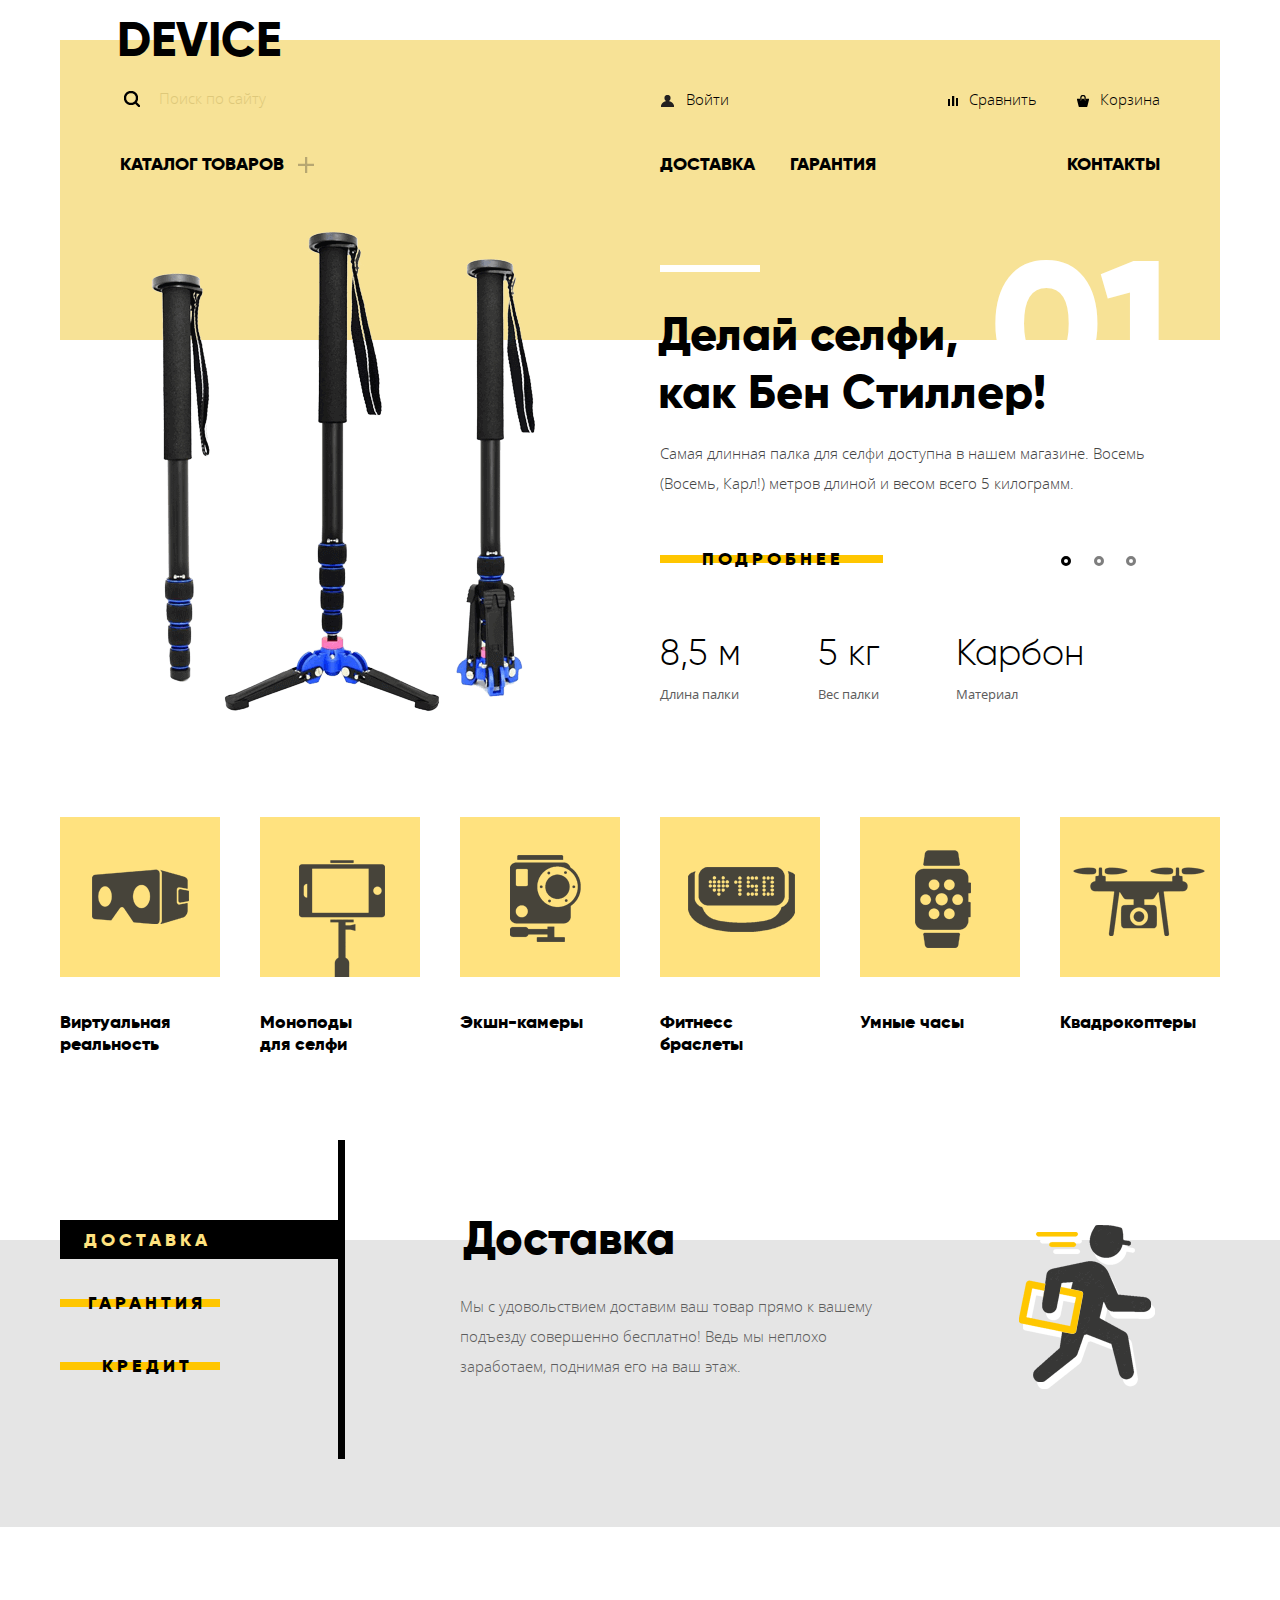
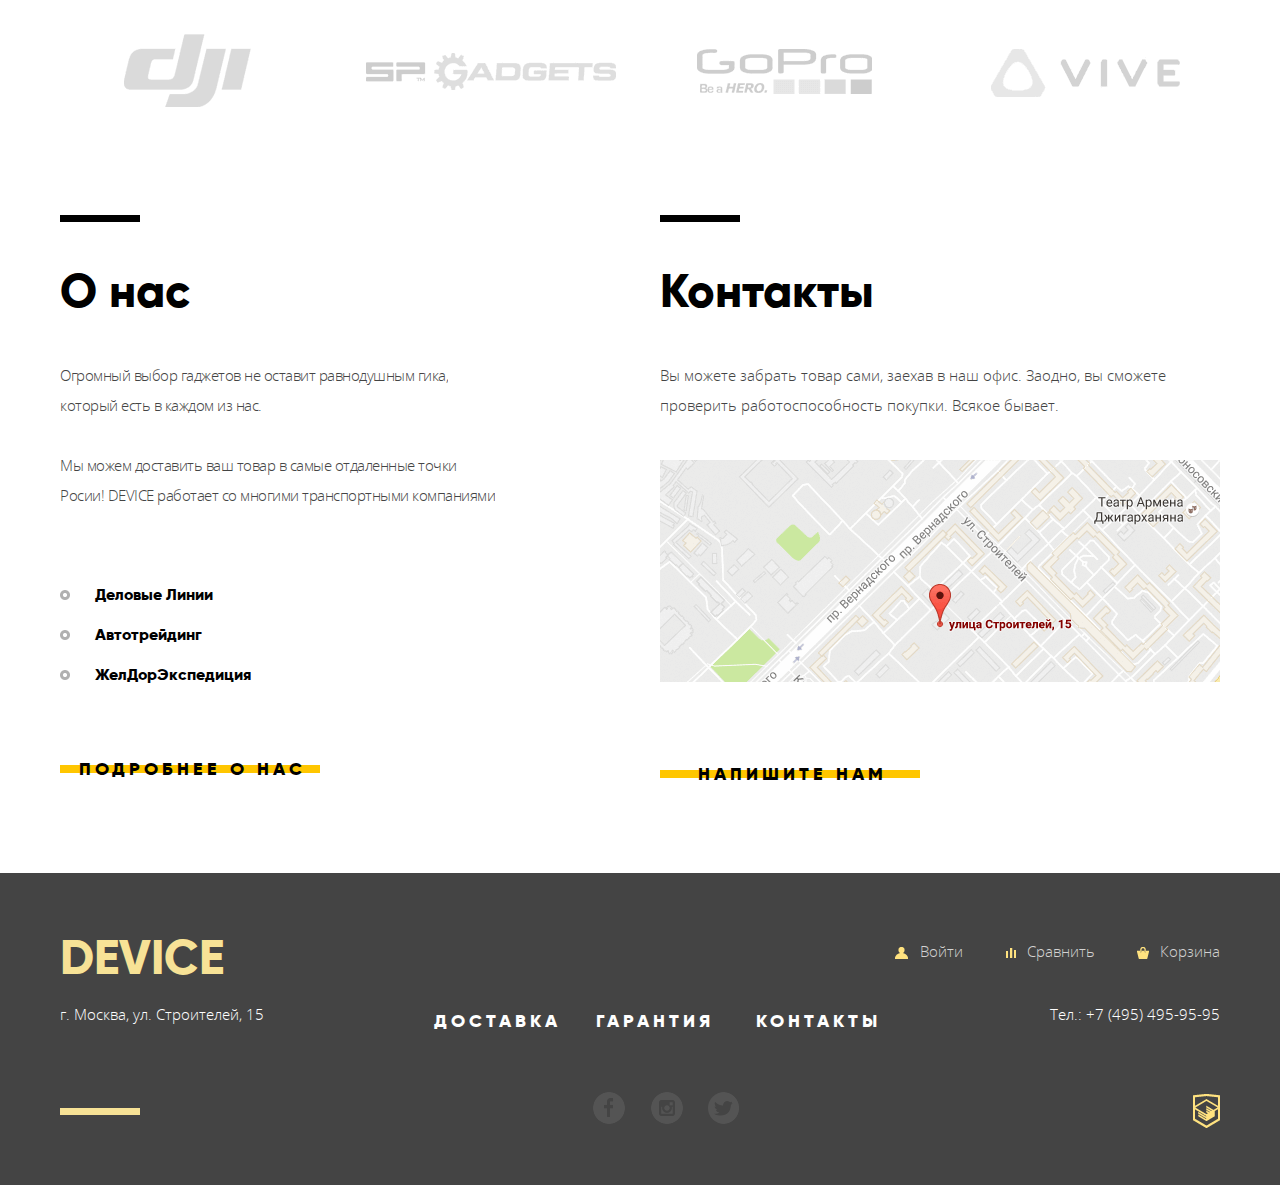
<file: index.html>
<!DOCTYPE html>
<html lang="ru">

<head>
  <meta http-equiv="content-type" content="text/html; charset=utf-8"/>
  <title>HTML Academy: Девайс</title>
  <meta name="keywords" content=""/>
  <meta name="description" content=""/>
  <link rel="stylesheet" type="text/css" href="css/normalize.css"/>
  <link rel="stylesheet" href="css/style.css" type="text/css" media="screen"/>
  <meta name="viewport" content="width=device-width"/>
</head>
<body>
<header class="header">
  <div class="header-wrapper">
    <a class="logo header-logo" href="index.html">Device</a>
    <ul class="header-top-menu">
      <li>
        <form class="header-search-form">
          <input class="header-search-input" type="search" name="search" placeholder="Поиск по сайту">
          <input class="header-search-btn" type="submit" value="Найти">
        </form>
      </li>
      <li>
        <ul class="header-user-menu">
          <li>
            <a class="header-nav-links login" href="login.html">
              <i class="header-nav-icons header-enter-icon"></i>
              Войти
            </a>
          </li>
          <li>
            <a class="header-nav-links" href="#">
              <i class="header-nav-icons header-compare-icon"></i>
              Сравнить
            </a>
          </li>
          <li>
            <a class="header-nav-links" href="#">
              <i class="header-nav-icons header-cart-icon"></i>
              Корзина
            </a>
          </li>
        </ul>
      </li>
    </ul>
    <nav>
      <ul class="header-bottom-menu">
        <li class="catalog-link-block">
          <a class="menu-link catalog-link" href="#">Каталог товаров</a>
          <ul class="header-submenu">
            <li class="col col1">
              <ul>
                <li><a href="#">Виртуальная реальность</a></li>
                <li><a href="catalog.html"><b>Моноподы для селфи</b></a></li>
                <li><a href="#">Экшн-камеры</a></li>
              </ul>
            </li>
            <li class="col col2">
              <ul>
                <li><a href="#">Фитнесс-браслеты</a></li>
                <li><a href="#">Умные часы</a></li>
              </ul>
            </li>
            <li class="col col3">
              <ul>
                <li><a href="#">Квадрокоптеры</a></li>
              </ul>
            </li>
          </ul>
        </li>
        <li><a class="menu-link" href="#">Доставка</a></li>
        <li><a class="menu-link" href="#">Гарантия</a></li>
        <li><a class="menu-link" href="#">Контакты</a></li>
      </ul>
    </nav>
  </div>
</header>
<main>
  <section class="content-index">
    <div class="slider">
      <input type="radio" id="btn-1" class="slider__input" name="toggle" checked>
      <input type="radio" id="btn-2" class="slider__input" name="toggle">
      <input type="radio" id="btn-3" class="slider__input" name="toggle">
      <div class="slider-controls">
        <label for="btn-1" class="slider-switch"></label>
        <label for="btn-2" class="slider-switch"></label>
        <label for="btn-3" class="slider-switch"></label>
      </div>
      <div class="slides">
        <div class="slide slide1">
          <div class="slide-decorations slide-decorations1">01</div>
          <div class="item-img"></div>
          <h2>Делай селфи,<br>
            как Бен Стиллер!</h2>
          <p>Самая длинная палка для селфи доступна в нашем магазине. Восемь (Восемь, Карл!) метров длиной и весом всего
            5 килограмм.</p>
          <a class="yellow-btn" href="#">
            <span>Подробнее</span>
          </a>
          <div class="future-items-parameters">
            <div class="item-parameter param1">
              <span class="value">8,5 м</span>
              <span class="description">Длина палки</span>
            </div>
            <div class="item-parameter param2">
              <span class="value">5 кг</span>
              <span class="description">Вес палки</span>
            </div>
            <div class="item-parameter param3">
              <span class="value">Карбон</span>
              <span class="description">Материал</span>
            </div>
          </div>
        </div>
        <div class="slide slide2">
          <div class="slide-decorations">02</div>
          <div class="item-img"></div>
          <h2>Худеем<br>
            правильно!</h2>
          <p>Мотивирующие фитнесс-браслеты помогут найти в себе силы
            <br> не пропускать занятия и соблюдать диету.</p>
          <a class="yellow-btn" href="#"><span>Подробнее</span></a>
          <div class="future-items-parameters">
            <div class="item-parameter param1">
              <span class="value">48 часов</span>
              <span class="description">Без подзарядки</span>
            </div>
          </div>
        </div>
        <div class="slide slide3">
          <div class="slide-decorations">03</div>
          <div class="item-img"></div>
          <h2>Порхает как бабочка,<br>
            жалит как пчела!</h2>
          <p>Этот обычный, на первый взгляд, квадрокоптер оснащен
            <br> мощным лазером, замаскированным под стандартную камеру.</p>
          <a class="yellow-btn" href="#"><span>Подробнее</span></a>
          <div class="future-items-parameters">
            <div class="item-parameter param1">
              <span class="value">800 м</span>
              <span class="description">Дальность полета</span>
            </div>
            <div class="item-parameter param2">
              <span class="value">50 м</span>
              <span class="description">Радиус поражения</span>
            </div>
          </div>
        </div>
      </div>
    </div>
    <div class="index-catalog-items">
      <ul class="index-catalog-items-list">
        <li class="index-catalog-item">
          <a class="column1" href="#"></a>
          <span>Виртуальная реальность</span>
        </li>
        <li class="index-catalog-item">
          <a class="column2" href="catalog.html"></a>
          <span>Моноподы<br> для селфи</span>
        </li>
        <li class="index-catalog-item">
          <a class="column3" href="#"></a>
          <span>Экшн-камеры</span>
        </li>
        <li class="index-catalog-item">
          <a class="column4" href="#"></a>
          <span>Фитнесс браслеты</span>
        </li>
        <li class="index-catalog-item">
          <a class="column5" href="#"></a>
          <span>Умные часы</span>
        </li>
        <li class="index-catalog-item">
          <a class="column6" href="#"></a>
          <span>Квадрокоптеры</span>
        </li>
      </ul>
    </div>
  </section>
  <section class="service-info">
    <div class="content-index">
      <div class="slider2">
        <input type="radio" id="btn-1-2" name="toggle-2" checked>
        <input type="radio" id="btn-2-2" name="toggle-2">
        <input type="radio" id="btn-3-2" name="toggle-2">
        <div class="slider2-controls">
          <div class="slider2-labels-block">
            <label class="yellow-btn" for="btn-1-2"><span>Доставка</span></label>
            <label class="yellow-btn" for="btn-2-2"><span>Гарантия</span></label>
            <label class="yellow-btn" for="btn-3-2"><span>Кредит</span></label>
          </div>
        </div>
        <div class="slides2">
          <div class="slider2-slide service-info-description delivery-info-description">
            <h2>Доставка</h2>
            <p>Мы с удовольствием доставим ваш товар прямо к вашему
              <br> подъезду совершенно бесплатно! Ведь мы неплохо
              <br> заработаем, поднимая его на ваш этаж.</p>
          </div>
          <div class="slider2-slide service-info-description warranty-info-description">
            <h2>Гарантия</h2>
            <p>Если из-за возгарания купленного у нас товара у вас сгорит
              <br> дом — не переживайте, мы выдадим вам новый.
              <br> Товар, не дом, конечно же.</p>
          </div>
          <div class="slider2-slide service-info-description credit-info-description">
            <h2>Кредит</h2>
            <p>Залезть в долговую яму стало проще! Кредитные
              <br> консультанты подберут для вас наиболее выгодные
              <br> условия кредита. Выгодные для нашего банка, разумеется.</p>
          </div>
        </div>
      </div>
    </div>
  </section>
  <section class="content-index">
    <div class="vendors">
      <ul>
        <li><a class="vendor1" href="#">Dji</a></li>
        <li><a class="vendor2" href="#">Spgadgets</a></li>
        <li><a class="vendor3" href="#">Gopro</a></li>
        <li><a class="vendor4" href="#">Vive</a></li>
      </ul>
    </div>
    <div class="shop-info">
      <div class="shop-about">
        <h2>О нас</h2>
        <p>Огромный выбор гаджетов не оставит равнодушным гика,
          <br> который есть в каждом из нас.</p>
        <p>Мы можем доставить ваш товар в самые отдаленные точки
          <br> Росии! DEVICE работает со многими транспортными компаниями</p>
        <ul class="delivery-partners">
          <li><a href="#">Деловые Линии</a></li>
          <li><a href="#">Автотрейдинг</a></li>
          <li><a href="#">ЖелДорЭкспедиция</a></li>
        </ul>
        <a class="yellow-btn" href="#"><span>Подробнее о нас</span></a>
      </div>
      <div class="shop-contacts">
        <h2>Контакты</h2>
        <p>Вы можете забрать товар сами, заехав в наш офис. Заодно, вы сможете
          <br> проверить работоспособность покупки. Всякое бывает.</p>
        <div class="map">
          <iframe src="https://www.google.com/maps/embed?pb=!1m18!1m12!1m3!1d2249.1125488779976!2d37.52742931592807!3d55.687030980535816!2m3!1f0!2f0!3f0!3m2!1i1024!2i768!4f13.1!3m3!1m2!1s0x46b54cf65f5c8955%3A0x694710ccd55501e!2z0YPQuy4g0KHRgtGA0L7QuNGC0LXQu9C10LksIDE1LCDQnNC-0YHQutCy0LAsINCg0L7RgdGB0LjRjywgMTE5MzEx!5e0!3m2!1sru!2skz!4v1504005884338"
                  width="560" height="222" style="border:0" allowfullscreen>
          </iframe>
        </div>
        <a class="yellow-btn js-write-us" href="form-no-js.html"><span>Напишите нам</span></a>
      </div>
    </div>
  </section>
</main>
<footer>
  <div class="content-index">
    <div class="footer-top-section">
      <a class="logo footer-logo" href="#">Device</a>
      <ul class="footer-user-menu">
        <li>
          <a class="footer-nav-links enter login" href="login.html">
            <div class="footer-nav-icons footer-enter-icon"></div>
            Войти
          </a>
        </li>
        <li>
          <a class="footer-nav-links compare" href="#">
            <div class="footer-nav-icons footer-compare-icon"></div>
            Сравнить
          </a>
        </li>
        <li>
          <a class="footer-nav-links cart" href="#">
            <div class="footer-nav-icons footer-cart-icon"></div>
            Корзина
          </a>
        </li>
      </ul>
    </div>
    <div class="footer-middle-section">
      <a class="address-link" href="https://www.google.ru/maps/dir//%D0%A8%D0%BA%D0%BE%D0%BB%D0%B0+%D0%9E%D0%B1%D1%89%D0%B5%D0%BE%D0%B1%D1%80%D0%B0%D0%B7%D0%BE%D0%B2%D0%B0%D1%82%D0%B5%D0%BB%D1%8C%D0%BD%D0%B0%D1%8F+%E2%84%96+118+,+%D0%93%D0%9E%D0%A3,+%D1%83%D0%BB.+%D0%A1%D1%82%D1%80%D0%BE%D0%B8%D1%82%D0%B5%D0%BB%D0%B5%D0%B9,+15,+%D0%9C%D0%BE%D1%81%D0%BA%D0%B2%D0%B0,+119311/@55.687031,37.5274293,17z/data=!4m15!1m6!3m5!1s0x0:0xbce6da52bb328417!2z0KjQutC-0LvQsCDQntCx0YnQtdC-0LHRgNCw0LfQvtCy0LDRgtC10LvRjNC90LDRjyDihJYgMTE4ICwg0JPQntCj!8m2!3d55.6869115!4d37.5296362!4m7!1m0!1m5!1m1!1s0x46b54cf6f5f5c4ad:0xbce6da52bb328417!2m2!1d37.529636!2d55.6869115?hl=ru">г. Москва, ул. Строителей, 15</a>
      <ul>
        <li><a href="#">Доставка</a></li>
        <li><a href="#">Гарантия</a></li>
        <li><a href="#">Контакты</a></li>
      </ul>
      <a class="phone-link" href="tel:+74954959595">Тел.: +7 (495) 495-95-95</a>
    </div>
    <div class="footer-bottom-section">
      <div class="footer-social">
        <a class="footer-social-btn social-btn-fb" href="https://www.facebook.com/">Фейсбук</a>
        <a class="footer-social-btn social-btn-inst" href="https://www.instagram.com/">Инстаграм</a>
        <a class="footer-social-btn social-btn-tw" href="https://twitter.com/?lang=ru">Твиттер</a>
      </div>
      <a class="htmlacademy-logo" href="https://htmlacademy.ru"></a>
    </div>
  </div>
</footer>

<div class="modal-content">
  <button class="modal-content-close" type="button" title="Закрыть">Закрыть</button>
  <form class="message-form" action="https://echo.htmlacademy.ru" method="post">
    <div class="message-form-block">
      <div class="form-block message-name-block">
        <label for="message-name">Ваше имя:</label>
        <input id="message-name" name="name" placeholder="Представьтесь, пожалуйста" required>
      </div>
      <div class="form-block message-email-block">
        <label for="message-email">Ваш e-mail:</label>
        <input id="message-email" type="email" name="email" placeholder="Для отправки ответа" required>
      </div>
      <div class="form-block message-text-block">
        <label for="message-text">Текст письма:</label>
        <textarea id="message-text" name="text" placeholder="В свободной форме" maxlength="500" required></textarea>
      </div>
    </div>
    <button class="yellow-btn"><span>Отправить</span></button>
  </form>
</div>

<script src="js/script.js"></script>
</body>

</html>
</file>
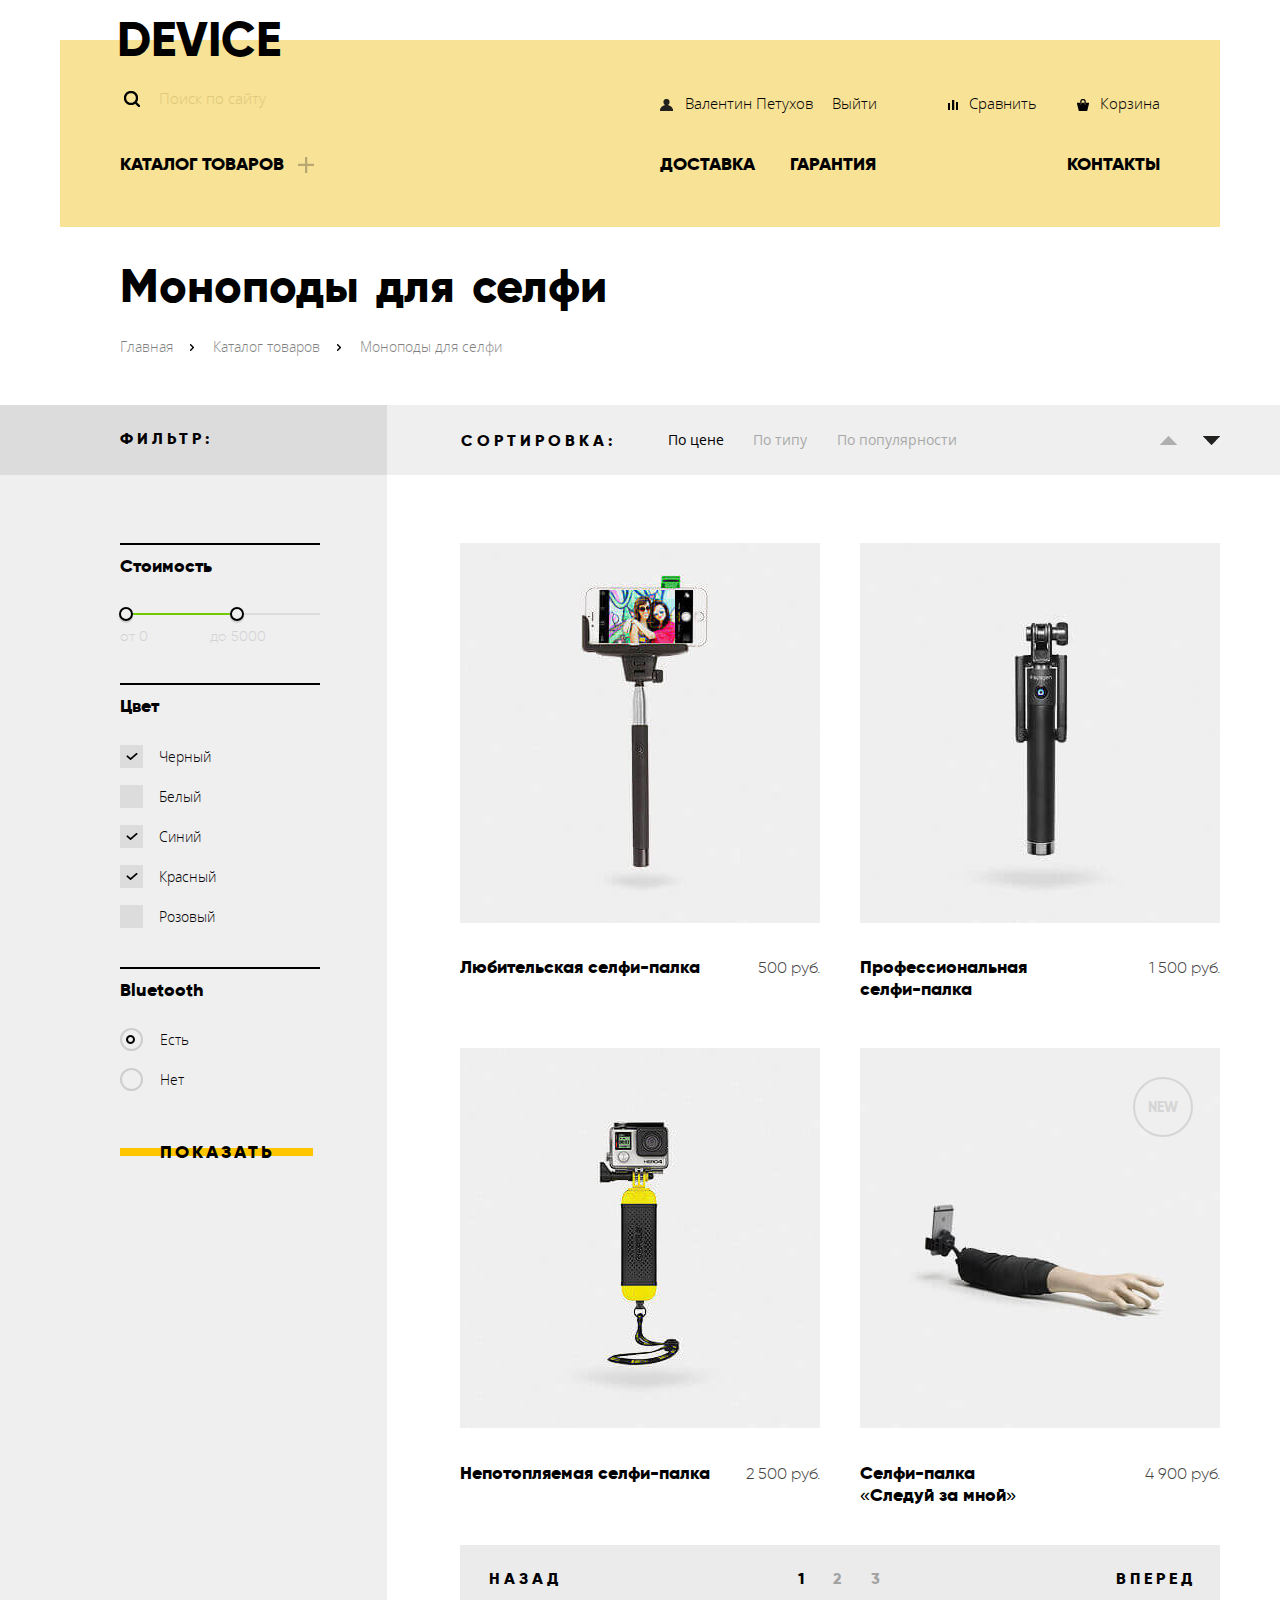
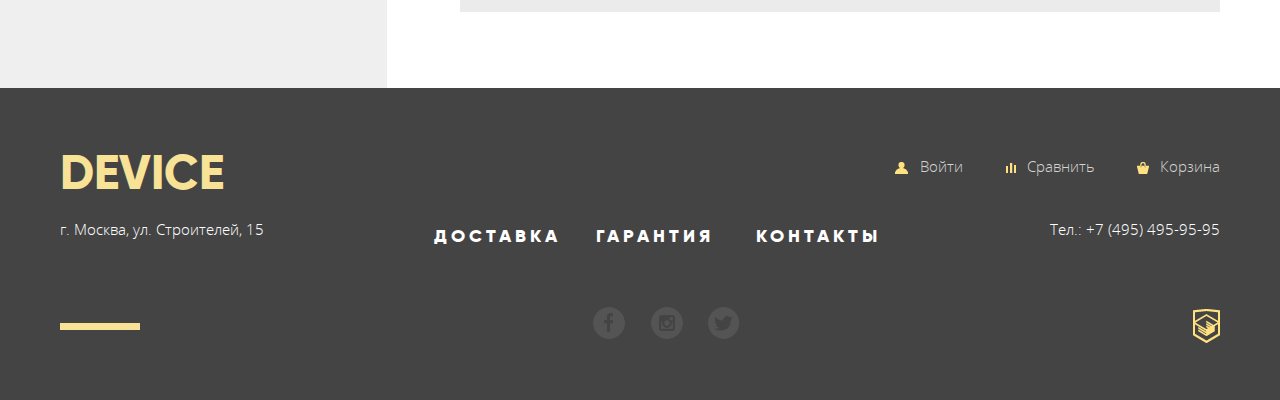
<file: catalog.html>
<!DOCTYPE html>
<html lang="ru">

<head>
  <meta http-equiv="content-type" content="text/html; charset=utf-8"/>
  <title>HTML Academy: Девайс - Каталог - Моноподы для селфи</title>
  <meta name="keywords" content=""/>
  <meta name="description" content=""/>
  <link rel="stylesheet" type="text/css" href="css/normalize.css"/>
  <link rel="stylesheet" href="css/style.css" type="text/css" media="screen"/>
  <meta name="viewport" content="width=device-width"/>
</head>

<body>
<header class="header">
  <div class="header-wrapper">
    <a class="logo header-logo" href="index.html">Device</a>
    <ul class="header-top-menu header-catalog-top-menu">
      <li>
        <form class="header-search-form">
          <input type="search" name="search" placeholder="Поиск по сайту">
          <input type="submit" value="Найти">
        </form>
      </li>
      <li>
        <ul class="header-user-menu header-catalog-user-menu">
          <li>
            <a class="header-nav-links" href="#">
              <div class="header-nav-icons header-enter-icon"></div>
              Валентин Петухов
            </a>
            <a class="header-nav-links header-nav-exit" href="#">Выйти</a>
          </li>
          <li>
            <a class="header-nav-links" href="#">
              <div class="header-nav-icons header-compare-icon"></div>
              Сравнить
            </a>
          </li>
          <li>
            <a class="header-nav-links" href="#">
              <div class="header-nav-icons header-cart-icon"></div>
              Корзина
            </a>
          </li>
        </ul>
      </li>
    </ul>
    <ul class="header-bottom-menu header-catalog-bottom-menu">
      <li>
        <a class="menu-link catalog-link" href="#">Каталог товаров</a>
        <ul class="header-submenu">
          <li class="col col1">
            <ul>
              <li><a href="#">Виртуальная реальность</a></li>
              <li><a href="catalog.html"><b>Моноподы для селфи</b></a></li>
              <li><a href="#">Экшн-камеры</a></li>
            </ul>
          </li>
          <li class="col col2">
            <ul>
              <li><a href="#">Фитнесс-браслеты</a></li>
              <li><a href="#">Умные часы</a></li>
            </ul>
          </li>
          <li class="col col3">
            <ul>
              <li><a href="#">Квадрокоптеры</a></li>
            </ul>
          </li>
        </ul>
      </li>
      <li><a class="menu-link" href="#">Доставка</a></li>
      <li><a class="menu-link" href="#">Гарантия</a></li>
      <li><a class="menu-link" href="#">Контакты</a></li>
    </ul>
  </div>
</header>
<main class="catalog">
  <div class="header-wrapper">
    <div class="catalog-title">
      <h2>Моноподы для селфи</h2>
      <ul class="breadcrumbs">
        <li><a href="#">Главная</a></li>
        <li><a href="#">Каталог товаров</a></li>
        <li><span>Моноподы для селфи</span></li>
      </ul>
    </div>
  </div>
  <div class="catalog-header">
    <div class="catalog-content">
      <div class="col-title col-title-filter">
        <h2>Фильтр:</h2>
      </div>
      <div class="col-title col-title-items">
        <h2>Сортировка:</h2>
        <ul class="sort-by">
          <li><a class="active" href="#">По цене</a></li>
          <li><a href="#">По типу</a></li>
          <li><a href="#">По популярности</a></li>
        </ul>
        <div class="sorting-arrows">
          <a class="ascend" href="#"></a>
          <a class="descend active" href="#"></a>
        </div>
      </div>
    </div>
  </div>
  <div class="catalog-main">
    <div class="catalog-content">
      <div class="filter">
        <div class="catalog-aside">
          <form class="catalog-form" method="post">
            <h3>Стоимость</h3>
            <div class="range-filter">
              <div class="range-controls">
                <div class="scale">
                  <div class="bar"></div>
                </div>
                <div class="toggle toggle-min"></div>
                <div class="toggle toggle-max"></div>
              </div>
              <div class="price-controls">
                <span class="min-price">от 0</span>
                <span class="max-price">до 5000</span>
              </div>
            </div>
            <h3>Цвет</h3>
            <input id="c-1" type="checkbox" name="option1" value="black" checked>
            <label for="c-1">Черный</label>
            <input id="c-2" type="checkbox" name="option2" value="white">
            <label for="c-2">Белый</label>
            <input id="c-3" type="checkbox" name="option3" value="blue" checked>
            <label for="c-3">Синий</label>
            <input id="c-4" type="checkbox" name="option4" value="red" checked>
            <label for="c-4">Красный</label>
            <input id="c-5" type="checkbox" name="option5" value="pink">
            <label for="c-5">Розовый</label>
            <h3>Bluetooth</h3>
            <input id="r-1" type="radio" name="bt" value="1" checked>
            <label for="r-1">Есть</label>
            <input id="r-2" type="radio" name="bt" value="0">
            <label for="r-2">Нет</label>
            <button class="yellow-btn"><span>ПОКАЗАТЬ</span></button>
          </form>
        </div>
      </div>
      <div class="catalog-items">
        <div class="items-articles">
          <article class="catalog-item catalog-item1">
            <div class="buy-options">
              <a class="yellow-btn buy-option-btn"><span>В корзину</span></a>
              <a class="compare" href="#">Добавить к сравнению</a>
            </div>
            <img src="img/catalog-item-monopad-amateur.jpg" width="360" height="380" alt="Любительская селфи-палка">
            <div class="item-info">
              <h3><a href="#">Любительская селфи-палка</a></h3>
              <div class="price">500 руб.</div>
            </div>
          </article>
          <article class="catalog-item catalog-item2">
            <div class="buy-options">
              <a class="yellow-btn buy-option-btn"><span>В корзину</span></a>
              <a class="compare" href="#">Добавить к сравнению</a>
            </div>
            <img src="img/catalog-item-monopad-pro.jpg" width="360" height="380" alt="Профессиональная селфи-палка">
            <div class="item-info">
              <h3><a href="#">Профессиональная селфи-палка</a></h3>
              <div class="price">1 500 руб.</div>
            </div>
          </article>
          <article class="catalog-item catalog-item3">
            <div class="buy-options">
              <a class="yellow-btn buy-option-btn"><span>В корзину</span></a>
              <a class="compare" href="#">Добавить к сравнению</a>
            </div>
            <img src="img/catalog-item-monopad-underwater.jpg" width="360" height="380" alt="Непотопляемая селфи-палка">
            <div class="item-info">
              <h3><a href="#">Непотопляемая селфи-палка</a></h3>
              <div class="price">2 500 руб.</div>
            </div>
          </article>
          <article class="catalog-item catalog-item4 new">
            <div class="buy-options">
              <a class="yellow-btn buy-option-btn"><span>В корзину</span></a>
              <a class="compare" href="#">Добавить к сравнению</a>
            </div>
            <img src="img/catalog-item-monopad-follow.jpg" width="360" height="380" alt="Cелфи-палка «Следуй за мной»">
            <div class="item-info">
              <h3><a href="#">Cелфи-палка «Следуй за мной»</a></h3>
              <div class="price">4 900 руб.</div>
            </div>
          </article>
        </div>
        <ul class="catalog-items-nav-bar">
          <li><a class="nav-direction nav-prev" href="#">Назад</a></li>
          <li><a class="page-num active" href="#">1</a></li>
          <li><a class="page-num" href="#">2</a></li>
          <li><a class="page-num" href="#">3</a></li>
          <li><a class="nav-direction nav-next" href="#">Вперед</a></li>
        </ul>
      </div>
    </div>
  </div>
</main>
<footer>
  <div class="content-index">
    <div class="footer-top-section">
      <a class="logo footer-logo" href="#">Device</a>
      <ul class="footer-user-menu">
        <li>
          <a class="footer-nav-links enter" href="#">
            <div class="footer-nav-icons footer-enter-icon"></div>
            Войти
          </a>
        </li>
        <li>
          <a class="footer-nav-links compare" href="#">
            <div class="footer-nav-icons footer-compare-icon"></div>
            Сравнить
          </a>
        </li>
        <li>
          <a class="footer-nav-links cart" href="#">
            <div class="footer-nav-icons footer-cart-icon"></div>
            Корзина
          </a>
        </li>
      </ul>
    </div>
    <div class="footer-middle-section">
      <a class="address-link" href="https://www.google.ru/maps/dir//%D0%A8%D0%BA%D0%BE%D0%BB%D0%B0+%D0%9E%D0%B1%D1%89%D0%B5%D0%BE%D0%B1%D1%80%D0%B0%D0%B7%D0%BE%D0%B2%D0%B0%D1%82%D0%B5%D0%BB%D1%8C%D0%BD%D0%B0%D1%8F+%E2%84%96+118+,+%D0%93%D0%9E%D0%A3,+%D1%83%D0%BB.+%D0%A1%D1%82%D1%80%D0%BE%D0%B8%D1%82%D0%B5%D0%BB%D0%B5%D0%B9,+15,+%D0%9C%D0%BE%D1%81%D0%BA%D0%B2%D0%B0,+119311/@55.687031,37.5274293,17z/data=!4m15!1m6!3m5!1s0x0:0xbce6da52bb328417!2z0KjQutC-0LvQsCDQntCx0YnQtdC-0LHRgNCw0LfQvtCy0LDRgtC10LvRjNC90LDRjyDihJYgMTE4ICwg0JPQntCj!8m2!3d55.6869115!4d37.5296362!4m7!1m0!1m5!1m1!1s0x46b54cf6f5f5c4ad:0xbce6da52bb328417!2m2!1d37.529636!2d55.6869115?hl=ru">г. Москва, ул. Строителей, 15</a>
      <ul>
        <li><a href="#">Доставка</a></li>
        <li><a href="#">Гарантия</a></li>
        <li><a href="#">Контакты</a></li>
      </ul>
      <a class="phone-link" href="tel:+74954959595">Тел.: +7 (495) 495-95-95</a>
    </div>
    <div class="footer-bottom-section">
      <div class="footer-social">
        <a class="footer-social-btn social-btn-fb" href="https://www.facebook.com/">Фейсбук</a>
        <a class="footer-social-btn social-btn-inst" href="https://www.instagram.com/">Инстаграм</a>
        <a class="footer-social-btn social-btn-tw" href="https://twitter.com/?lang=ru">Твиттер</a>
      </div>
      <a class="htmlacademy-logo" href="https://htmlacademy.ru"></a>
    </div>
  </div>
</footer>
</body>

</html>
</file>
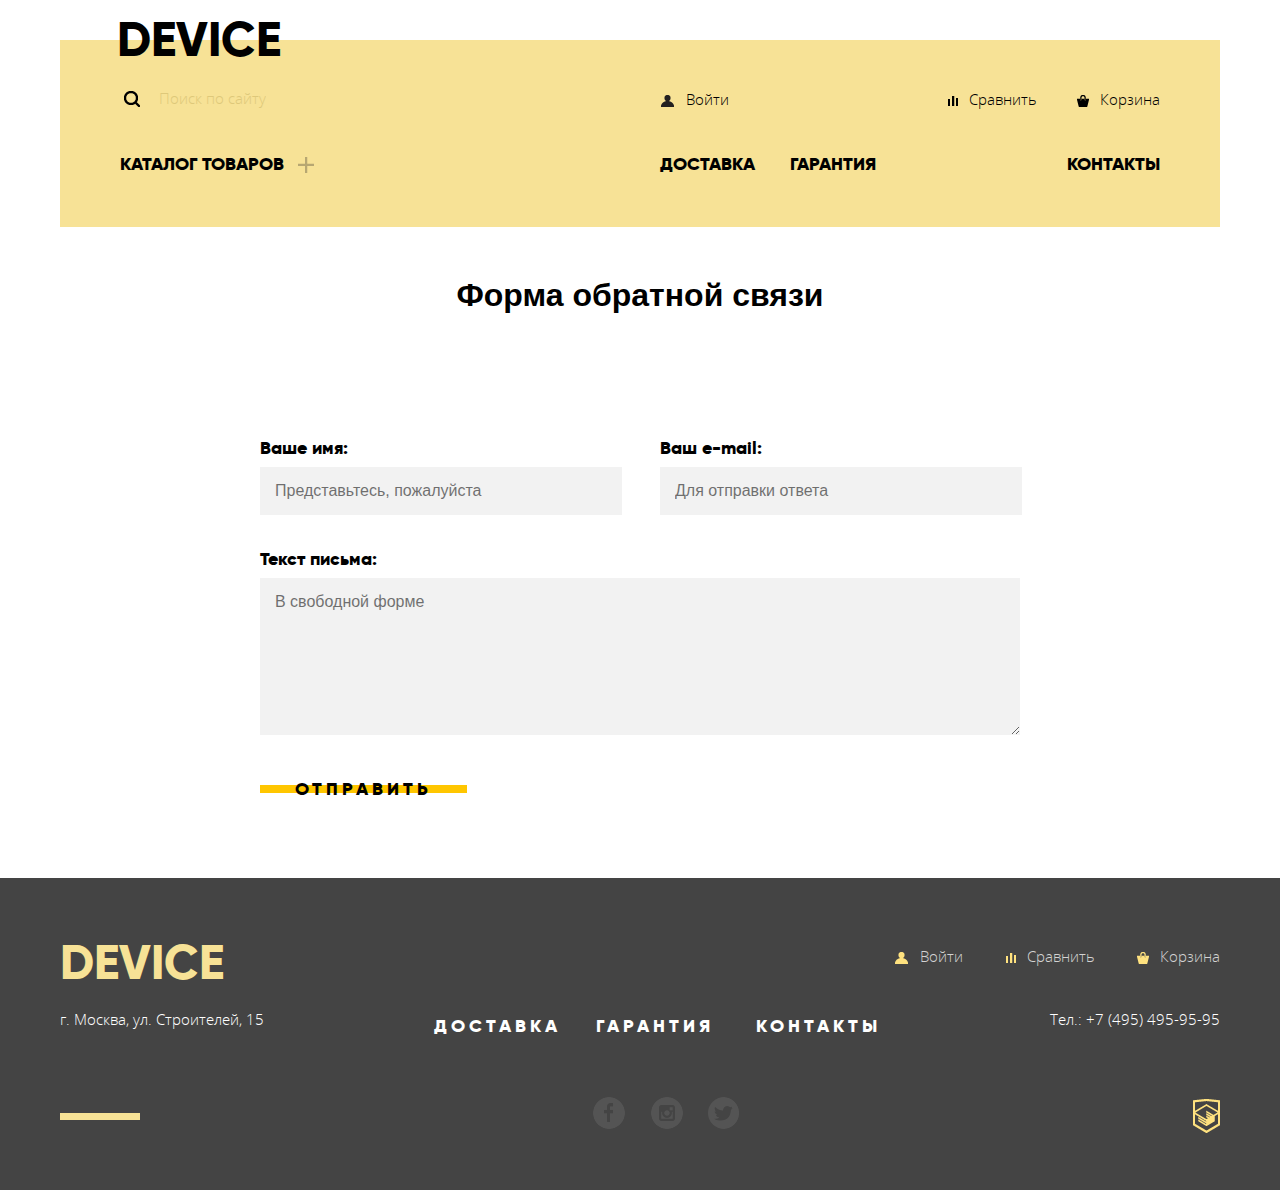
<file: form-no-js.html>
<!DOCTYPE html>
<html lang="ru">

<head>
  <meta http-equiv="content-type" content="text/html; charset=utf-8" />
  <title>HTML Academy: Девайс - Каталог - Моноподы для селфи</title>
  <meta name="keywords" content="" />
  <meta name="description" content="" />
  <link rel="stylesheet" type="text/css" href="css/normalize.css" />
  <link rel="stylesheet" href="css/style.css" type="text/css" media="screen" />
  <meta name="viewport" content="width=device-width" />
</head>

<body>
  <header class="header">
    <div class="header-wrapper">
      <a class="logo header-logo" href="index.html">Device</a>
      <ul class="header-top-menu">
        <li>
          <form class="header-search-form">
            <input class="header-search-input" type="search" name="search" placeholder="Поиск по сайту">
            <input class="header-search-btn" type="submit" value="Найти">
          </form>
        </li>
        <li>
          <ul class="header-user-menu">
            <li>
              <a class="header-nav-links" href="#">
                <div class="header-nav-icons header-enter-icon"></div>
                Войти
              </a>
            </li>
            <li>
              <a class="header-nav-links" href="#">
                <div class="header-nav-icons header-compare-icon"></div>
                Сравнить
              </a>
            </li>
            <li>
              <a class="header-nav-links" href="#">
                <div class="header-nav-icons header-cart-icon"></div>
                Корзина
              </a>
            </li>
          </ul>
        </li>
      </ul>
      <ul class="header-bottom-menu header-bottom-menu-no-js">
        <li class="catalog-link-block">
          <a class="menu-link catalog-link" href="#">Каталог товаров</a>
          <ul class="header-submenu">
            <li class="col col1">
              <ul>
                <li><a href="#">Виртуальная реальность</a></li>
                <li><a href="catalog.html">Моноподы для селфи</a></li>
                <li><a href="#">Экшн-камеры</a></li>
              </ul>
            </li>
            <li class="col col2">
              <ul>
                <li><a href="#">Фитнесс-браслеты</a></li>
                <li><a href="#">Умные часы</a></li>
              </ul>
            </li>
            <li class="col col3">
              <ul>
                <li><a href="#">Квадрокоптеры</a></li>
              </ul>
            </li>
          </ul>
        </li>
        <li><a class="menu-link" href="#">Доставка</a></li>
        <li><a class="menu-link" href="#">Гарантия</a></li>
        <li><a class="menu-link" href="#">Контакты</a></li>
      </ul>
    </div>
  </header>
  <main>
    <div class="form-no-js-content">
      <h1>Форма обратной связи</h1>
      <form class="message-form" action="https://echo.htmlacademy.ru" method="post">
        <div class="message-form-block">
          <div class="form-block message-name-block">
            <label for="message-name">Ваше имя:</label>
            <input id="message-name" name="name" placeholder="Представьтесь, пожалуйста" required> </div>
          <div class="form-block message-email-block">
            <label for="message-email">Ваш e-mail:</label>
            <input id="message-email" type="email" name="email" placeholder="Для отправки ответа" required> </div>
          <div class="form-block message-text-block">
            <label for="message-text">Текст письма:</label>
            <textarea id="message-text" name="message" placeholder="В свободной форме" maxlength="500" required></textarea>
          </div>
        </div>
        <button class="yellow-btn"><span>Отправить</span></button>
      </form>
    </div>
  </main>
  <footer>
    <div class="content-index">
      <div class="footer-top-section">
        <a class="logo footer-logo" href="#">Device</a>
        <ul class="footer-user-menu">
          <li>
            <a class="footer-nav-links enter" href="#">
              <div class="footer-nav-icons footer-enter-icon"></div>
              Войти
            </a>
          </li>
          <li>
            <a class="footer-nav-links compare" href="#">
              <div class="footer-nav-icons footer-compare-icon"></div>
              Сравнить
            </a>
          </li>
          <li>
            <a class="footer-nav-links cart" href="#">
              <div class="footer-nav-icons footer-cart-icon"></div>
              Корзина
            </a>
          </li>
        </ul>
      </div>
      <div class="footer-middle-section">
        <a class="address-link" href="https://www.google.ru/maps/dir//%D0%A8%D0%BA%D0%BE%D0%BB%D0%B0+%D0%9E%D0%B1%D1%89%D0%B5%D0%BE%D0%B1%D1%80%D0%B0%D0%B7%D0%BE%D0%B2%D0%B0%D1%82%D0%B5%D0%BB%D1%8C%D0%BD%D0%B0%D1%8F+%E2%84%96+118+,+%D0%93%D0%9E%D0%A3,+%D1%83%D0%BB.+%D0%A1%D1%82%D1%80%D0%BE%D0%B8%D1%82%D0%B5%D0%BB%D0%B5%D0%B9,+15,+%D0%9C%D0%BE%D1%81%D0%BA%D0%B2%D0%B0,+119311/@55.687031,37.5274293,17z/data=!4m15!1m6!3m5!1s0x0:0xbce6da52bb328417!2z0KjQutC-0LvQsCDQntCx0YnQtdC-0LHRgNCw0LfQvtCy0LDRgtC10LvRjNC90LDRjyDihJYgMTE4ICwg0JPQntCj!8m2!3d55.6869115!4d37.5296362!4m7!1m0!1m5!1m1!1s0x46b54cf6f5f5c4ad:0xbce6da52bb328417!2m2!1d37.529636!2d55.6869115?hl=ru">г. Москва, ул. Строителей, 15</a>
        <ul>
          <li><a href="#">Доставка</a></li>
          <li><a href="#">Гарантия</a></li>
          <li><a href="#">Контакты</a></li>
        </ul>
        <a class="phone-link" href="tel:+74954959595">Тел.: +7 (495) 495-95-95</a>
      </div>
      <div class="footer-bottom-section">
        <div class="footer-social">
          <a class="footer-social-btn social-btn-fb" href="https://www.facebook.com/">Фейсбук</a>
          <a class="footer-social-btn social-btn-inst" href="https://www.instagram.com/">Инстаграм</a>
          <a class="footer-social-btn social-btn-tw" href="https://twitter.com/?lang=ru">Твиттер</a>
        </div>
        <a class="htmlacademy-logo" href="https://htmlacademy.ru"></a>
      </div>
    </div>
  </footer>
</body>

</html>
</file>
<file: css/style.css>
@font-face {
  font-family: "Open Sans";
  src: local("Open Sans"), url(../fonts/web/opensans.woff2), url(../fonts/web/opensans.woff);
}

@font-face {
  font-family: "Open Sans Light";
  src: local("Open Sans Light"), url(../fonts/web/opensanslight.woff2), url(../fonts/web/opensanslight.woff);
}

@font-face {
  font-family: "Gilroy Light";
  src: local("Gilroy Light"), url(../fonts/web/gilroylight.woff2), url(../fonts/web/gilroylight.woff);
}

@font-face {
  font-family: "Gilroy ExtraBold";
  src: local("Gilroy ExtraBold"), url(../fonts/web/gilroyextrabold.woff2), url(../fonts/web/gilroyextrabold.woff);
}

body {
  background-color: #ffffff;
  color: #939393;
}

a {
  text-decoration: none;
}

img {
  max-width: 100%;
}

.yellow-btn {
  position: relative;
  padding: 8px 35px;
  font: 18px "Gilroy ExtraBold", Arial, sans-serif;
  letter-spacing: 4px;
  text-align: center;
  text-transform: uppercase;
  color: #000000;
}

.yellow-btn span {
  position: relative;
  z-index: 2;
}

.yellow-btn::before {
  position: absolute;
  z-index: 1;
  top: 50%;
  left: 0;
  -webkit-transform: translate(0, -50%);
  transform: translate(0, -50%);
  width: 100%;
  height: 8px;
  content: "";
  background-color: #ffc600;
  vertical-align: middle;
}

.yellow-btn:hover {
  padding-top: 8px;
  padding-bottom: 8px;
  background-color: #ffc600;
}

.yellow-btn:active {
  padding-top: 8px;
  padding-bottom: 8px;
  background-color: #ffc600;
  color: #ca9d00;
}

.logo {
  font: 48px "Gilroy ExtraBold", Arial, sans-serif;
  color: #000000;
  text-transform: uppercase;
}

ul {
  padding: 0;
  margin: 0;
  list-style: none;
}

.header-wrapper {
  padding: 0 60px;
  margin: 0 auto;
  width: 1040px;
  color: #939393;
}

.content-index {
  margin: 0 auto;
  padding: 0;
  width: 1160px;
}

.header-nav-icons,
.footer-nav-icons {
  display: inline-block;
  vertical-align: middle;
}

main h2 {
  margin: 0;
  font: 47px "Gilroy ExtraBold", Arial, sans-serif;
  color: #000000;
  overflow: hidden;
}

main h3 {
  margin: 0;
  font: 16px "Gilroy ExtraBold", Arial, sans-serif;
  color: #000000;
  overflow: hidden;
}

main p {
  margin: 0;
  overflow: hidden;
}


/* --HEADER---------------------------------------------------------------------- */

.header {
  padding-top: 40px;
}

.header a {
  color: #000000;
}

.header .header-wrapper {
  position: relative;
  padding-top: 36px;
  padding-bottom: 40px;
  background-color: #f7e296;
}

.header-logo {
  position: absolute;
  top: -30px;
  left: 57px;
}

.header.catalog .header-logo {
  top: -28px;
  left: 60px;
}

.header-logo:hover {
  color: #444444;
}

.header-logo:active {
  color: #666666;
}

.header-top-menu {
  display: -webkit-box;
  display: -ms-flexbox;
  display: flex;
  -webkit-box-pack: justify;
  -ms-flex-pack: justify;
  justify-content: space-between;
  -webkit-box-align: start;
  -ms-flex-align: start;
  align-items: flex-start;
  margin-bottom: 32px;
  height: 45px;;
}

.header-catalog-top-menu {
  margin-bottom: 32px;
}

.header-top-menu a {
  font: 15px/36px "Open Sans Light", Arial, sans-serif;
}

.header-top-menu form {
  width: 440px;
  position: relative;
}

.header-top-menu form::before {
  position: absolute;
  top: 15px;
  left: 4px;
  width: 16px;
  height: 16px;
  background: #f7e296 url('../img/catalog-sprite.png') no-repeat -168px -10px;
  content: "";
  z-index: 1;
}

.header-top-menu input[type="search"] {
  position: relative;
  margin-right: -5px;
  padding-left: 39px;
  padding-top: 0;
  width: 410px;
  height: 45px;
  font: 15px/36px "Open Sans Light", Arial, sans-serif;
  background-color: #f7e296;
  color: #000000;
  border: none;
  vertical-align: middle;
}

.header-search-form input::-webkit-input-placeholder {
  color: #cab363;
}

.header-search-form:hover input::-webkit-input-placeholder {
  color: #8d7c43;
}

.header-search-form input:-moz-placeholder {
  color: #cab363;
}

.header-search-form:hover input:-moz-placeholder {
  color: #8d7c43;
}

.header-search-form input:-ms-input-placeholder {
  color: #cab363;
}

.header-search-form:hover input:-ms-input-placeholder {
  color: #8d7c43;
}

.header-search-form input[type="search"]:focus {
  border-bottom: 1px solid #000000;
  outline: none;
}

.header-search-form input[type="submit"] {
  position: absolute;
  bottom: 0;
  right: -5px;
  display: none;
  width: 85px;
  height: 45px;
  font: 15px/36px "Open Sans Light", Arial, sans-serif;
  border: 1px solid #000000;
  background-color: #f7e296;
  cursor: pointer;
}

input:focus + input[type="submit"] {
  display: block;
}

.header-search-form input[type="submit"]:hover {
  background-color: #000000;
  color: #ffffff;
}

.header-search-form input[type="submit"]:active {
  background-color: #000000;
  color: #6a6a6a;
}

.header-user-menu {
  display: -webkit-box;
  display: -ms-flexbox;
  display: flex;
  -webkit-box-pack: start;
  -ms-flex-pack: start;
  justify-content: flex-start;
  -webkit-box-align: start;
  -ms-flex-align: start;
  align-items: center;;
  height: 45px;;
}

.header-user-menu li {
  vertical-align: middle;
}

.header-user-menu li:nth-of-type(2) {
  margin-left: 218px;
}

.header-catalog-user-menu {
  padding-top: 4px;
}

.header-catalog-user-menu li:nth-of-type(2) {
  margin-left: 70px;
}

.header-user-menu li:last-of-type {
  margin-left: 39px;
}

.header-nav-exit {
  margin-left: 15px;
}

.header-nav-links {
  color: #000000;
}

.header-nav-links:hover {
  color: #8d7c43;
}

.header-nav-links:active {
  color: #cab363;
}

.header-nav-icons {
  padding-left: 8px;
}

.header-enter-icon {
  width: 13px;
  height: 12px;
  background: #f7e296 url('../img/header-sprite1.png') no-repeat -47px -5px;
}

.header-nav-links:hover .header-enter-icon {
  opacity: 0.5;
}

.header-nav-links:active .header-enter-icon {
  opacity: 0.3;
}

.header-compare-icon {
  width: 10px;
  height: 10px;
  background: #f7e296 url('../img/header-sprite1.png') no-repeat -26px -5px;
}

.header-nav-links:hover .header-compare-icon {
  opacity: 0.5;
}

.header-nav-links:active .header-compare-icon {
  opacity: 0.3;
}

.header-cart-icon {
  width: 12px;
  height: 12px;
  background: #f7e296 url('../img/header-sprite1.png') no-repeat -4px -5px;
}

.header-nav-links:hover .header-cart-icon {
  opacity: 0.5;
}

.header-nav-links:active .header-cart-icon {
  opacity: 0.3;
}

.header-bottom-menu {
  display: -webkit-box;
  display: -ms-flexbox;
  display: flex;
  -webkit-box-pack: justify;
  -ms-flex-pack: justify;
  justify-content: flex-start;
  margin-bottom: 125px;
}

.header-catalog-bottom-menu,
.header-bottom-menu-no-js {
  margin-bottom: 12px;
}

.header-bottom-menu > li {
  position: relative;
  padding: 0;
  margin: 0;
  text-transform: uppercase;
  vertical-align: top;
  word-wrap: break-word;
}

.header-bottom-menu > li:first-of-type {
  margin-right: 270px;
  min-width: 250px;
}

.header-bottom-menu > li:nth-of-type(2) {
  margin-right: 35px;
}

.header-bottom-menu > li:last-of-type {
  margin-left: auto;
}

.header-catalog-bottom-menu > li:first-of-type {
  margin-right: 290px;
}

.header-bottom-menu a {
  word-wrap: break-word;
}

.catalog-link-block {
  width: 270px;
}

.header-bottom-menu .catalog-link {
  position: relative;
  padding-right: 25px;
  border-bottom: 30px solid transparent;
}

.header-bottom-menu .catalog-link::before {
  position: absolute;
  top: 4px;
  right: -5px;
  width: 16px;
  height: 16px;
  background: #f7e296 url('../img/catalog-sprite.png') no-repeat -132px -10px;
  content: "";
}

.header-bottom-menu .catalog-link:hover {
  opacity: 0.5;
}

.header-bottom-menu .catalog-link:active {
  opacity: 0.3;
}

.header-bottom-menu a:hover {
  color: #8d7c43;
}

.header-bottom-menu a:active {
  color: #cab363;
}

.header-bottom-menu .menu-link {
  font: 18px "Gilroy ExtraBold", Arial, sans-serif;
}

.header-submenu {
  display: none;
  position: absolute;
  top: 55px;
  left: -60px;
  padding-left: 60px;
  padding-bottom: 40px;
  width: 1100px;
  background-color: #f8e296;
  z-index: 1;
}

.header-submenu .col {
  padding: 0;
  padding-right: 60px;
  margin: 0;
  margin-top: -10px;
  margin-right: 0;
}

.header-submenu .col:last-of-type {
  margin-right: 0;
}

.header-submenu li {
  padding: 0;
  margin: 0;
}

.header-submenu a {
  display: block;
  font: 15px/36px "Open Sans Light", Arial, sans-serif;
  letter-spacing: 0;
  text-transform: none;
  color: #000000;
}

.header-bottom-menu > li:hover .header-submenu {
  display: -webkit-box;
  display: -ms-flexbox;
  display: flex;
  -webkit-box-pack: start;
  -ms-flex-pack: start;
  justify-content: flex-start;
}


/* --MAIN-INDEX -------------------------------------------------------------------- */

.content-index .slider {
  position: relative;
  padding-top: 98px;
  margin-bottom: 110px;
}

.slide {
  display: none;
  padding-left: 600px;
}

.slide-decorations {
  position: absolute;
  top: -125px;
  right: 55px;
  width: 200px;
  height: 172px;
  font: 179px "Gilroy ExtraBold", Arial, sans-serif;
  color: #ffffff;
}

.slide-decorations1 {
  right: 30px;
}

.slide-decorations:before {
  position: absolute;
  bottom: 115px;
  right: 405px;
  width: 100px;
  height: 7px;
  background-color: #ffffff;
  content: "";
}

.slide-decorations1::before {
  right: 430px;
}

.slide h2 {
  position: absolute;
  top: -35px;
  left: 598px;
  width: 520px;
  height: 110px;
  display: block;
  font: 47px "Gilroy ExtraBold", Arial, sans-serif;
  color: #000000;
}

.slide p {
  padding-right: 63px;
  margin-bottom: 50px;
  font: 15px/30px "Open Sans Light", Arial, sans-serif;
  color: #444444;
}

.slider input[type="radio"] {
  display: none;
}

.slider-controls {
  position: absolute;
  top: 216px;
  right: 66px;
  padding: 0;
  margin: 0;
  text-align: center;
}

.slider-controls label {
  display: inline-block;
  width: 4px;
  height: 4px;
  margin-right: 18px;
  vertical-align: top;
  background: #ffffff;
  border: 3px solid #000000;
  border-radius: 50%;
  cursor: pointer;
  opacity: 0.5;
}

.slide1::before {
  position: absolute;
  top: -112px;
  left: 91px;
  width: 384px;
  height: 486px;
  background: url('../img/main-slider-1.png') no-repeat center;
  content: "";
}

.slide2::before {
  position: absolute;
  top: -100px;
  left: 115px;
  width: 345px;
  height: 485px;
  background: url('../img/main-slider-2.png') no-repeat center;
  content: "";
}

.slide3::before {
  position: absolute;
  top: -47px;
  left: 30px;
  width: 526px;
  height: 334px;
  background: url('../img/main-slider-3.png') no-repeat center;
  content: "";
}

.slides .yellow-btn {
  padding-left: 42px;
  padding-right: 39px;
}

#btn-1:checked ~ .slides .slide1 {
  display: block;
}

#btn-2:checked ~ .slides .slide2 {
  display: block;
}

#btn-3:checked ~ .slides .slide3 {
  display: block;
}

#btn-1:checked ~ .slider-controls label[for="btn-1"],
#btn-2:checked ~ .slider-controls label[for="btn-2"],
#btn-3:checked ~ .slider-controls label[for="btn-3"] {
  opacity: 1;
}

.future-items-parameters {
  display: -webkit-box;
  display: -ms-flexbox;
  display: flex;
  -webkit-box-pack: start;
  -ms-flex-pack: start;
  justify-content: flex-start;
  width: 430px;
  margin-top: 62px;
}

.item-parameter {
  display: -webkit-box;
  display: -ms-flexbox;
  display: flex;
  -webkit-box-orient: vertical;
  -webkit-box-direction: normal;
  -ms-flex-direction: column;
  flex-direction: column;
  -webkit-box-pack: justify;
  -ms-flex-pack: justify;
  justify-content: space-between;
  height: 75px;
  margin-right: 77px;
}

.slide3 .item-parameter {
  margin-right: 47px;
}

.item-parameter:last-of-type {
  margin-right: 0;
}

.future-items-parameters .value {
  font: 36px "Gilroy Light", Arial, sans-serif;
  word-spacing: 1px;
  color: #000000;
}

.future-items-parameters .description {
  padding-bottom: 3px;
  font: 13px/20px "Open Sans", Arial, sans-serif;
  color: #5c5c5c;
}

.index-catalog-items {
  margin-bottom: 178px;
}

.index-catalog-items span {
  font: 18px "Gilroy ExtraBold", Arial, sans-serif;
  color: #000000;
}

.index-catalog-items-list {
  display: -webkit-box;
  display: -ms-flexbox;
  display: flex;
  -webkit-box-pack: justify;
  -ms-flex-pack: justify;
  justify-content: space-between;
  -webkit-box-align: stretch;
  -ms-flex-align: stretch;
  align-items: stretch;
}

.index-catalog-item {
  width: 160px;
  height: 245px;
}

.index-catalog-items-list a {
  position: relative;
  display: block;
  width: 160px;
  height: 160px;
  margin-bottom: 34px;
  background-color: #ffe27f;
}

.index-catalog-items-list a:hover {
  background-color: #ffc600;
}

.index-catalog-items-list a:active {
  background-color: #ffc600;
}

.index-catalog-items-list .column1::before {
  position: absolute;
  top: 52px;
  left: 32px;
  content: "";
  width: 97px;
  height: 55px;
  background: url("../img/index-catalog-items-sprite.png") no-repeat -507px -5px;
  opacity: 0.9;
}

.index-catalog-items-list li:nth-of-type(1):hover .column1::before {
  opacity: 1;
}

.index-catalog-items-list li:nth-of-type(1):active .column1::before {
  opacity: 0.5;
}

.index-catalog-items-list .column2::before {
  position: absolute;
  top: 43px;
  left: 39px;
  content: "";
  width: 86px;
  height: 117px;
  background: url("../img/index-catalog-items-sprite.png") no-repeat -203px -5px;
  opacity: 0.9;
}

.index-catalog-items-list li:nth-of-type(2):hover .column2::before {
  opacity: 1;
}

.index-catalog-items-list li:nth-of-type(2):active .column2::before {
  opacity: 0.5;
}

.index-catalog-items-list .column3::before {
  position: absolute;
  top: 38px;
  left: 50px;
  content: "";
  width: 71px;
  height: 87px;
  background: url("../img/index-catalog-items-sprite.png") no-repeat -5px -5px;
  opacity: 0.9;
}

.index-catalog-items-list li:nth-of-type(3):hover.column3::before {
  opacity: 1;
}

.index-catalog-items-list li:nth-of-type(3):active .column3:before {
  opacity: 0.5;
}

.index-catalog-items-list .column4::before {
  position: absolute;
  top: 50px;
  left: 28px;
  content: "";
  width: 107px;
  height: 65px;
  background: url("../img/index-catalog-items-sprite.png") no-repeat -86px -5px;
  opacity: 0.9;
}

.index-catalog-items-list li:nth-of-type(4):hover.column4::before {
  opacity: 1;
}

.index-catalog-items-list li:nth-of-type(4):active .column4:before {
  opacity: 0.5;
}

.index-catalog-items-list .column5::before {
  position: absolute;
  top: 33px;
  left: 55px;
  content: "";
  width: 56px;
  height: 98px;
  background: url("../img/index-catalog-items-sprite.png") no-repeat -441px -5px;
  opacity: 0.9;
}

.index-catalog-items-list li:nth-of-type(5):hover.column5::before {
  opacity: 1;
}

.index-catalog-items-list li:nth-of-type(5):active .column5:before {
  opacity: 0.5;
}

.index-catalog-items-list .column6::before {
  position: absolute;
  top: 50px;
  left: 13px;
  content: "";
  width: 132px;
  height: 69px;
  background: url("../img/index-catalog-items-sprite.png") no-repeat -299px -5px;
  opacity: 0.9;
}

.index-catalog-items-list li:nth-of-type(6):hover.column6::before {
  opacity: 1;
}

.index-catalog-items-list li:nth-of-type(6):active .column6:before {
  opacity: 0.5;
}

.service-info {
  height: 287px;
  background-color: #e5e5e5;
  margin-bottom: 95px;
  width: 100%;
  min-width: 1160px;
}

.content-index .slider2 {
  position: relative;
  display: -webkit-box;
  display: -ms-flexbox;
  display: flex;
  -webkit-box-pack: start;
  -ms-flex-pack: start;
  justify-content: flex-start;
  -webkit-box-align: stretch;
  -ms-flex-align: stretch;
  align-items: stretch;
}

.slider2 input[type="radio"] {
  display: none;
}

.slider2-controls {
  position: relative;
  display: -webkit-box;
  display: -ms-flexbox;
  display: flex;
  -webkit-box-orient: vertical;
  -webkit-box-direction: normal;
  -ms-flex-direction: column;
  flex-direction: column;
  -webkit-box-pack: start;
  -ms-flex-pack: start;
  justify-content: flex-start;
  -webkit-box-align: stretch;
  -ms-flex-align: stretch;
  align-items: stretch;
  width: 280px;
  padding: 0;
  margin-right: 120px;
  text-align: center;
}

.slider2-controls::after {
  position: absolute;
  top: -100px;
  right: -5px;
  width: 7px;
  height: 319px;
  background-color: #000000;
  content: "";
}

.slider2-labels-block {
  position: absolute;
  top: -20px;
  left: 0;
}

.slider2-controls label {
  margin-bottom: 25px;
  width: 110px;
  display: block;
  cursor: pointer;
}

.slider2-controls .yellow-btn {
  padding-left: 22px;
  padding-right: 8px;
  width: 130px;
}

#btn-1-2:checked ~ .slides2 .delivery-info-description {
  display: block;
}

#btn-2-2:checked ~ .slides2 .warranty-info-description {
  display: block;
}

#btn-3-2:checked ~ .slides2 .credit-info-description {
  display: block;
}

#btn-1-2:checked ~ .slider2-controls label[for="btn-1-2"],
#btn-2-2:checked ~ .slider2-controls label[for="btn-2-2"],
#btn-3-2:checked ~ .slider2-controls label[for="btn-3-2"] {
  position: relative;
  padding-left: 24px;
  padding-top: 9px;
  width: 250px;
  text-align: left;
  background-color: #000000;
  color: #ffe27f;
}

#btn-1-2:checked ~ .slider2-controls label[for="btn-1-2"]::before,
#btn-2-2:checked ~ .slider2-controls label[for="btn-2-2"]::before,
#btn-3-2:checked ~ .slider2-controls label[for="btn-3-2"]::before {
  position: absolute;
  z-index: 1;
  top: 50%;
  left: 0;
  -webkit-transform: translate(0, -50%);
  transform: translate(0, -50%);
  width: 100%;
  height: 8px;
  content: "";
  background-color: #000000;
  vertical-align: middle;
  color: #ffe27f;
}

#btn-1-2:checked ~ .slider2-controls label[for="btn-1-2"]:active,
#btn-2-2:checked ~ .slider2-controls label[for="btn-2-2"]:active,
#btn-3-2:checked ~ .slider2-controls label[for="btn-3-2"]:active {
  color: #ffe27f;
  background-color: #000000;
}

.slider2-controls label:active,
.slider2-controls label:checked:active {
  padding-left: 40px;
  width: 210px;
  text-align: left;
  background-color: #000000;
  color: #ffe27f;
}

.slider2-controls label:active::before,
.slider2-controls label:checked:active::before {
  position: absolute;
  z-index: 1;
  top: 50%;
  left: 0;
  -webkit-transform: translate(0, -50%);
  transform: translate(0, -50%);
  width: 100%;
  height: 8px;
  content: "";
  background-color: #000000;
  vertical-align: middle;
  color: #ffe27f;
}

.slider2-slide {
  display: none;
}

.service-info-description {
  position: relative;
  padding-top: 51px;
  width: 760px;
}

.service-info-description h2 {
  position: absolute;
  top: -31px;
  left: 3px;
  width: 300px;
  height: 65px;
  display: block;
  margin: 0;
  font: 47px "Gilroy ExtraBold", Arial, sans-serif;
  overflow: hidden;
}

.service-info-description p {
  margin: 0;
  padding-right: 300px;
  font: 15px/30px "Open Sans Light", Arial, sans-serif;
  color: #5c5c5c;
}

.delivery-info-description::after {
  position: absolute;
  top: -15px;
  right: 65px;
  width: 136px;
  height: 164px;
  background: url('../img/service-info-delivery-man.png') no-repeat center center;
  content: "";
}

.warranty-info-description::after {
  position: absolute;
  top: -40px;
  right: 46px;
  width: 171px;
  height: 195px;
  background: url('../img/service-info-warranty.png') no-repeat center center;
  content: "";
}

.credit-info-description::after {
  position: absolute;
  top: -42px;
  right: 70px;
  width: 156px;
  height: 188px;
  background: url('../img/service-info-credit.png') no-repeat center center;
  content: "";
}

.vendors {
  margin-bottom: 83px;
}

.vendors ul {
  display: -webkit-box;
  display: -ms-flexbox;
  display: flex;
  -webkit-box-pack: justify;
  -ms-flex-pack: justify;
  justify-content: space-between;
  -webkit-box-align: start;
  -ms-flex-align: start;
  align-items: flex-start;
  padding: 0;
  margin: 0;
  list-style: none;
}

.vendors li {
  display: inline-block;
  vertical-align: top;
}

.vendors a {
  display: block;
  width: 260px;
  height: 100px;
  text-indent: -9999px;
}

.vendor1 {
  background: #ffffff url('../img/vendos-sprite.png') no-repeat -5px -115px;
}

.vendor1:hover {
  background-position: -5px -5px;
}

.vendor2 {
  background: #ffffff url('../img/vendos-sprite.png') no-repeat -275px -115px;
}

.vendor2:hover {
  background-position: -275px -5px;
}

.vendor3 {
  background: #ffffff url('../img/vendos-sprite.png') no-repeat -5px -335px;
}

.vendor3:hover {
  background-position: -5px -225px;
}

.vendor4 {
  background: #ffffff url('../img/vendos-sprite.png') no-repeat -275px -335px;
}

.vendor4:hover {
  background-position: -275px -225px;
}

.shop-info {
  position: relative;
  padding-top: 57px;
  display: -webkit-box;
  display: -ms-flexbox;
  display: flex;
  -webkit-box-pack: justify;
  -ms-flex-pack: justify;
  justify-content: space-between;
  -webkit-box-align: stretch;
  -ms-flex-align: stretch;
  align-items: stretch;
  padding-bottom: 80px;
}

.shop-info h2 {
  max-width: 260px;
  margin-bottom: 40px;
  font: 47px "Gilroy ExtraBold", Arial, sans-serif;
  color: #000000;
  overflow: hidden;
}

.shop-info p {
  margin-bottom: 30px;
  font: 15px/30px "Open Sans Light", Arial, sans-serif;
  letter-spacing: 0;
  color: #444444;
}

.shop-info .yellow-btn {
  margin-top: auto;
}

.shop-about {
  position: relative;
  display: -webkit-box;
  display: -ms-flexbox;
  display: flex;
  -webkit-box-orient: vertical;
  -webkit-box-direction: normal;
  -ms-flex-direction: column;
  flex-direction: column;
  -webkit-box-pack: start;
  -ms-flex-pack: start;
  justify-content: flex-start;
  -webkit-box-align: start;
  -ms-flex-align: start;
  align-items: flex-start;
  padding-bottom: 5px;
  width: 465px;
}

.shop-about::before {
  position: absolute;
  top: -47px;
  left: 0;
  width: 80px;
  height: 7px;
  background-color: #000000;
  content: "";
}

.shoop-about h2 {
  margin-bottom: 45px;
}

.shop-about p {
 letter-spacing: -0.5px;
}

.shop-about p:nth-of-type(2) {
  margin-bottom: 65px;
}

.delivery-partners {
  margin-bottom: 55px;
  font: 16px/40px "Gilroy ExtraBold", Arial, sans-serif;
  color: #000000;
}

.delivery-partners a {
  position: relative;
  display: block;
  padding-left: 35px;
  color: #000000;
}

.delivery-partners a::before {
  position: absolute;
  top: 15px;
  left: 0;
  background: #ffffff url('../img/catalog-sprite.png') no-repeat -204px -10px;
  opacity: 0.3;
  content: "";
  width: 10px;
  height: 10px;
}

.delivery-partners li:hover a::before {
  opacity: 0.5;
}

.delivery-partners li:active a::before {
  opacity: 1;
}

.shop-about .yellow-btn {
  padding-left: 4px;
  padding-right: 0;
  width: 256px;
  text-align: center;
}

.shop-contacts {
  position: relative;
  display: -webkit-box;
  display: -ms-flexbox;
  display: flex;
  -webkit-box-orient: vertical;
  -webkit-box-direction: normal;
  -ms-flex-direction: column;
  flex-direction: column;
  -webkit-box-pack: start;
  -ms-flex-pack: start;
  justify-content: flex-start;
  -webkit-box-align: start;
  -ms-flex-align: start;
  align-items: flex-start;
  padding-bottom: 0;
  width: 560px;
}

.shop-contacts::before {
  position: absolute;
  top: -47px;
  left: 0;
  width: 80px;
  height: 7px;
  background-color: #000000;
  content: "";
}

.shop-contacts p {
  margin: 0;
  margin-bottom: 38px;
}

.shop-contacts .yellow-btn {
  padding-left: 4px;
  padding-right: 0;
  width: 256px;
  text-align: center;
}


/* --MAIN-CATALOG -----------------------------------------------------*/

.catalog-title {
  padding-top: 30px;
  margin-bottom: 40px;
}

.catalog-title h2 {
  margin-bottom: 14px;
  font: 47px "Gilroy ExtraBold", Arial, sans-serif;
  word-spacing: 5px;
}

.breadcrumbs {
  display: -webkit-box;
  display: -ms-flexbox;
  display: flex;
  -webkit-box-pack: start;
  -ms-flex-pack: start;
  justify-content: flex-start;
  margin: 0;
  width: 600px;
}

.breadcrumbs li {
  position: relative;
  padding-right: 15px;
  margin-right: 25px;
}

.breadcrumbs li::after {
  position: absolute;
  top: 15px;
  right: -6px;
  width: 4px;
  height: 7px;
  background: #ffffff url(../img/catalog-sprite.png) -10px -10px;
  content: "";
  font-weight: bold;
}

.breadcrumbs li:last-of-type::after {
  display: none;
}

.breadcrumbs a,
.breadcrumbs span {
  font: 14px/36px "Open Sans Light", Arial, sans-serif;
  letter-spacing: 0;
  color: #000000;
  display: block;
  opacity: 0.5;
}

.breadcrumbs a:hover {
  opacity: 0.5;
}

.breadcrumbs a:active {
  opacity: 0.2;
}

.catalog-content {
  display: -webkit-box;
  display: -ms-flexbox;
  display: flex;
  -webkit-box-orient: horizontal;
  -webkit-box-direction: normal;
  -ms-flex-direction: row;
  flex-direction: row;
  -webkit-box-pack: end;
  -ms-flex-pack: end;
  justify-content: flex-start;
  -webkit-box-align: stretch;
  -ms-flex-align: stretch;
  align-items: stretch;
  margin: 0 auto;
  width: 1160px;
  padding: 0;
}

.catalog-header {
  position: relative;
  display: -webkit-box;
  display: -ms-flexbox;
  display: flex;
  -webkit-box-pack: justify;
  -ms-flex-pack: justify;
  justify-content: space-between;
  background-color: #efefef;
}

.catalog-header::before {
  position: absolute;
  top: 0;
  left: 0;
  width: 50%;
  height: 100%;
  background-color: #dcdcdc;
  content: "";
}

.col-title-filter h2 {
  padding-left: 60px;
}

.col-title {
  padding: 24px 0;
  padding-bottom: 27px;
  vertical-align: top;
}

.col-title h2 {
  font: 16px "Gilroy ExtraBold", Arial, sans-serif;
  letter-spacing: 4px;
  color: #000000;
  text-transform: uppercase;
}

.col-title-filter {
  width: 327px;
  text-align: left;
  background-color: #dcdcdc;
  z-index: 1;
}

.col-title-items {
  display: -webkit-box;
  display: -ms-flexbox;
  display: flex;
  -webkit-box-pack: start;
  -ms-flex-pack: start;
  justify-content: flex-start;
  -webkit-box-align: center;
  -ms-flex-align: center;
  align-items: center;
  -webkit-box-flex: 1;
  flex-grow: 1;
  padding: 0;
  padding-left: 74px;
  height: 100%;
  background-color: #EFEFEF;
  z-index: 1;
}

.col-title-items h2 {
  margin-right: 52px;
}

.sort-by li {
  display: inline-block;
  margin-right: 25px;
  vertical-align: top;
}

.sort-by li:last-of-type {
  margin-right: 0;
}

.sort-by a {
  font: 14px/18px "Open Sans", Arial, sans-serif;
  color: #000000;
  opacity: 0.3;
}

.sort-by a:hover {
  opacity: 0.5;
}

.sort-by a:active {
  opacity: 1;
}

.sort-by .active {
  opacity: 1;
}

.sorting-arrows {
  margin-left: auto;
}

.sorting-arrows a {
  display: inline-block;
  width: 17px;
  height: 9px;
  content: "";
  background: #efefef url('../img/catalog-sprite.png') no-repeat -95px -10px;
  opacity: 0.3;
  vertical-align: middle;
}

.sorting-arrows a:hover {
  opacity: 0.5;
}

.sorting-arrows a:active {
  opacity: 1;
}

.sorting-arrows .ascend {
  margin-right: 22px;
  -webkit-transform: rotate(180deg);
  transform: rotate(180deg);
}

.sorting-arrows .active {
  opacity: 1;
}

.catalog-main {
  position: relative;
  background-color: #ffffff;
}

.catalog-main::before {
  position: absolute;
  top: 0;
  left: 0;
  width: 50%;
  height: 100%;
  background-color: #efefef;
  content: "";
}

.filter {
  position: relative;
  padding-right: 67px;
  padding-left: 60px;
  width: 200px;
  background-color: #efefef;
  z-index: 1;
}

.catalog-form h3 {
  margin: 0;
  padding-top: 10px;
  font: 18px "Gilroy ExtraBold", Arial, sans-serif;
  color: #000000;
  border-top: 2px solid #000000;
}

.catalog-form h3:first-of-type {
  margin-top: 68px;
  margin-bottom: 36px;
}

.catalog-form h3:nth-of-type(2) {
  margin-top: 36px;
  margin-bottom: 20px;
}

.catalog-form h3:last-of-type {
  margin-top: 30px;
  margin-bottom: 19px;
}

.range-controls {
  position: relative;
  margin-bottom: 10px;
  border-radius: 5px;
  background: #efefef;
}

.range-controls .scale {
  width: 200px;
  height: 2px;
  background: #dcdcdc;
}

.range-controls .bar {
  width: 115px;
  height: 2px;
  background-color: #72ca00;
}

.range-controls .toggle {
  position: absolute;
  top: -6px;
  left: 0;
  width: 10px;
  height: 10px;
  cursor: pointer;
  background: #efefef;
  border: 2px solid #000000;
  border-radius: 50%;
  box-shadow: 0 2px 1px 0 #cfcfcf;
}

.range-controls .toggle:active {
  background-color: #72ca00;
  border-color: #ffffff;
}

.range-controls .toggle-min {
  left: -1px;
}

.range-controls .toggle-max {
  left: 110px;
}

.price-controls {
  font-size: 0;
}

.price-controls span {
  display: inline-block;
  margin-right: 62px;
  font: 14px/22px "Gilroy Light", Arial, sans-serif;
  opacity: 0.3;
}

.price-controls span:last-of-type {
  margin-right: 0;
}

.max-price {
  text-align: right;
}

.catalog-form input[type="checkbox"],
.catalog-form input[type="radio"] {
  position: relative;
  display: none;
}

.catalog-form label {
  font: 14px/40px "Open Sans Light", Arial, sans-serif;
  color: #000000;
}

.catalog-form input[type="checkbox"] + label::before,
.catalog-form input[type="radio"] + label::before {
  margin-right: 16px;
  margin-top: 8px;
  display: inline-block;
  content: "";
  vertical-align: top;
}

.catalog-form input[type="checkbox"] + label::before {
  width: 23px;
  height: 23px;
  background-color: #dcdcdc;
}

.catalog-form input[type="radio"] + label::before {
  margin-right: 17px;
  width: 19px;
  height: 19px;
  background: #efefef;
  border: 2px solid #CECECE;
  border-radius: 50%;
}

.catalog-form input[type="checkbox"]:checked + label::before {
  background: #dcdcdc url('../img/catalog-sprite.png') no-repeat -28px -2px;
}

.catalog-form input[type="radio"]:checked + label::before {
  background: #EFEFEF url('../img/catalog-sprite.png') no-repeat -62px -5px;
}

.filter label {
  display: block;
}

.catalog-main button {
  margin-top: 33px;
  padding-left: 40px;
  padding-right: 38px;
  letter-spacing: 3px;
  border: none;
  background-color: #efefef;
}

.catalog-items {
  position: relative;
  padding-left: 73px;
  width: 760px;
  background-color: #ffffff;
  z-index: 1;
}

.items-articles {
  display: -webkit-box;
  display: -ms-flexbox;
  display: flex;
  -ms-flex-wrap: wrap;
  flex-wrap: wrap;
  -webkit-box-pack: justify;
  -ms-flex-pack: justify;
  justify-content: space-between;
  align-content: flex-start;
  margin-top: 68px;
}

.catalog-item {
  position: relative;
  margin-bottom: 48px;
  width: 360px;
}

.items-articles img {
  margin-bottom: 29px;
}

.catalog-item:nth-of-type(3) img,
.catalog-item:nth-of-type(4) img {
  margin-bottom: 30px;
}

.items-articles .item-info {
  display: -webkit-box;
  display: -ms-flexbox;
  display: flex;
  -webkit-box-pack: justify;
  -ms-flex-pack: justify;
  justify-content: space-between;
  -webkit-box-align: baseline;
  -ms-flex-align: baseline;
  align-items: baseline;
  cursor: pointer;
}

.item-info a {
  color: #000000;
  padding-top: 5px;
}

.catalog-item:hover img {
  background-color: #000000;
  opacity: 0.5;
}

.catalog-item h3 {
  font: 18px "Gilroy ExtraBold", Arial, sans-serif;
  color: #000000;
}

.catalog-item:nth-of-type(2) h3 {
  flex-basis: 230px;
}

.catalog-item:nth-of-type(4) h3 {
  flex-basis: 190px;
}

.catalog-item:nth-of-type(4)::after {
  position: absolute;
  top: 29px;
  right: 27px;
  width: 56px;
  height: 36px;
  font: 14px "Gilroy ExtraBold", Arial, sans-serif;
  color: #000000;
  text-align: center;
  padding-top: 20px;
  text-transform: uppercase;
  background-color: transparent;
  border: 2px solid #000000;
  border-radius: 50%;
  content: "new";
  opacity: 0.1;
}

.catalog-item .price {
  font: 16px "Gilroy Light", Arial, sans-serif;
  color: #444444;
}

.buy-options {
  position: absolute;
  top: 30%;
  left: 20%;
  display: none;
  min-width: 205px;
  z-index: 5;
}

.buy-options .buy-option-btn {
  margin-bottom: 10px;
  cursor: pointer;
}

.buy-options .compare {
  font: 13px/36px "Open Sans Light", Arial, sans-serif;
  color: #000000;
  cursor: pointer;
  opacity: 0.5;
}

.buy-options .compare:hover {
  opacity: 1;
}

.buy-options .compare:active {
  opacity: 0.3;
}

.catalog-item img {
  background-color: #eeeeee;
}

.catalog-item:hover .buy-options {
  display: -webkit-box;
  display: -ms-flexbox;
  display: flex;
  -webkit-box-orient: vertical;
  -webkit-box-direction: normal;
  -ms-flex-direction: column;
  flex-direction: column;
  -webkit-box-pack: justify;
  -ms-flex-pack: justify;
  justify-content: space-between;
  -webkit-box-align: center;
  -ms-flex-align: center;
  align-items: center;
}

.catalog-items-nav-bar {
  display: -webkit-box;
  display: -ms-flexbox;
  display: flex;
  -webkit-box-pack: justify;
  -ms-flex-pack: justify;
  justify-content: space-between;
  margin: -9px 0 76px 0;
  width: 760px;
  background-color: #ebebeb;
}

.catalog-items-nav-bar li {
  display: inline-block;
  margin-right: 25px;
  vertical-align: top;
}

.catalog-items-nav-bar li:last-of-type {
  margin: 0;
  margin-left: auto;
}

.catalog-items-nav-bar li:first-of-type {
  margin: 0;
  margin-right: 212px;
  padding-left: 5px;
}

.catalog-items-nav-bar a {
  display: block;
  padding: 24px 0;
  font: 16px "Gilroy ExtraBold", Arial, sans-serif;
  letter-spacing: 4px;
  text-transform: uppercase;
  color: #000000;
}

.catalog-items-nav-bar a.active {
  color: #000000;
}

.catalog-items-nav-bar .nav-direction {
  padding: 24px;
}

.catalog-items-nav-bar .nav-direction:hover {
  background-color: #d9d9d9;
}

.catalog-items-nav-bar .nav-direction:active {
  color: #acacac;
}

.catalog-items-nav-bar .page-num {
  color: #000000;
  opacity: 0.3;
}

.catalog-items-nav-bar .page-num:hover {
  opacity: 1;
}

.catalog-items-nav-bar .active {
  opacity: 1;
}

.catalog-items-nav-bar .page-num:active {
  opacity: 1;
}


/* -- -------------------------------------------------------------------------- */

footer {
  background-color: #444444;
  color: #ffffff;
}

footer a {
  color: #ffffff;
}

footer .content-index {
  position: relative;
  display: -webkit-box;
  display: -ms-flexbox;
  display: flex;
  -webkit-box-orient: vertical;
  -webkit-box-direction: normal;
  -ms-flex-direction: column;
  flex-direction: column;
  -webkit-box-pack: justify;
  -ms-flex-pack: justify;
  justify-content: space-between;
  padding: 55px 0;
}

footer span {
  display: block;
  padding: 0;
  margin: 0;
  width: 210px;
  font: 15px/30px "Open Sans Light", Arial, sans-serif;
  text-align: left;
  overflow: hidden;
}

.footer-top-section {
  display: -webkit-box;
  display: -ms-flexbox;
  display: flex;
  -webkit-box-orient: horizontal;
  -webkit-box-direction: normal;
  -ms-flex-direction: row;
  flex-direction: row;
  -webkit-box-pack: justify;
  -ms-flex-pack: justify;
  justify-content: space-between;
  -webkit-box-align: center;
  -ms-flex-align: center;
  align-items: center;
  margin-bottom: 17px;
}

footer.catalog .footer-top-section {
  margin-bottom: 35px;
}

.footer-logo {
  display: block;
  color: #f7e296;
}

footer.catalog .logo {
  position: absolute;
  top: 50px;
  left: 0;
  width: 160px;
}

.footer-logo:hover {
  color: #FFC600;
}

.footer-logo:active {
  color: #8d7434;
}

.footer-user-menu {
  display: -webkit-box;
  display: -ms-flexbox;
  display: flex;
  -webkit-box-orient: horizontal;
  -webkit-box-direction: normal;
  -ms-flex-direction: row;
  flex-direction: row;
  -webkit-box-pack: justify;
  -ms-flex-pack: justify;
  justify-content: space-between;
  -webkit-box-align: center;
  -ms-flex-align: center;
  align-items: center;
  margin-left: auto;
  margin-bottom: auto;
  padding-top: 5px;
  width: 325px;
}

.footer-nav-links {
  font: 15px/36px "Open Sans Light", Arial, sans-serif;
  color: #d3d3d3;
}

.footer-nav-links:hover {
  color: #ffffff;
}

.footer-nav-links:active {
  color: #8d8d8d;
}

.footer-nav-icons {
  padding-left: 8px;
}

.footer-enter-icon {
  width: 13px;
  height: 12px;
  background: #444444 url('../img/footer-sprite1.png') no-repeat -47px -5px;
}

.footer-nav-links:hover .footer-enter-icon {
  background: #444444 url('../img/footer-sprite1-hov.png') no-repeat -47px -5px;
}

.footer-nav-links:active .footer-enter-icon {
  background: #444444 url('../img/footer-sprite1-hov.png') no-repeat -47px -5px;
  opacity: 0.5;
}

.footer-compare-icon {
  width: 10px;
  height: 10px;
  background: #444444 url('../img/footer-sprite1.png') no-repeat -26px -5px;
}

.footer-nav-links:hover .footer-compare-icon {
  background: #444444 url('../img/footer-sprite1-hov.png') no-repeat -26px -5px;
}

.footer-nav-links:active .footer-compare-icon {
  background: #444444 url('../img/footer-sprite1-hov.png') no-repeat -26px -5px;
  opacity: 0.5;
}

.footer-cart-icon {
  width: 12px;
  height: 12px;
  background: #444444 url('../img/footer-sprite1.png') no-repeat -4px -5px;
}

.footer-nav-links:hover .footer-cart-icon {
  background: #444444 url('../img/footer-sprite1-hov.png') no-repeat -4px -5px;
}

.footer-nav-links:active .footer-cart-icon {
  background: #444444 url('../img/footer-sprite1-hov.png') no-repeat -4px -5px;
  opacity: 0.5;
}

.footer-middle-section {
  display: -webkit-box;
  display: -ms-flexbox;
  display: flex;
  -webkit-box-orient: horizontal;
  -webkit-box-direction: normal;
  -ms-flex-direction: row;
  flex-direction: row;
  -webkit-box-pack: start;
  -ms-flex-pack: start;
  justify-content: space-between;;
  margin-bottom: 60px;
}

.footer-middle-section .phone-link,
.footer-middle-section .address-link {
  font-family: "Open Sans Light", Arial, sans-serif;
  font-size: 15px;
  text-transform: none;
  letter-spacing: inherit;
}

.footer-middle-section span:first-of-type {
  width: auto;
  text-align: left;
}


.footer-middle-section ul {
  display: -webkit-box;
  display: -ms-flexbox;
  display: flex;
  -webkit-box-pack: justify;
  -ms-flex-pack: justify;
  justify-content: space-between;
  padding: 0;
  padding-top: 6px;
  margin: 0;
  font-size: 0;
}

.footer-middle-section li {
  display: inline-block;
  min-width: 125px;
  margin-right: 35px;
  vertical-align: top;
  word-wrap: break-word;
}

.footer-middle-section li:last-of-type {
  margin-right: 0;
  margin-left: auto;
}

.footer-middle-section a {
  font: 18px "Gilroy ExtraBold", Arial, sans-serif;
  text-transform: uppercase;
  letter-spacing: 4px;
  color: #ffffff;
}

.footer-middle-section a:hover {
  color: #C3C3C3;
}

.footer-middle-section a:active {
  color: #8d8d8d;
}

.footer-middle-section span {
  text-align: right;
}

.footer-bottom-section {
  display: -webkit-box;
  display: -ms-flexbox;
  display: flex;
  -webkit-box-align: center;
  -ms-flex-align: center;
  align-items: center;
  justify-content: space-between;
}

.footer-bottom-section::before {
  display: block;
  width: 80px;
  height: 7px;
  content: "";
  background-color: #f7e296;
}

.footer-social {
  display: -webkit-box;
  display: -ms-flexbox;
  display: flex;
  -webkit-box-pack: justify;
  -ms-flex-pack: justify;
  justify-content: space-between;
  width: 147px;
  height: 38px;
}

.footer-social-btn {
  display: inline-block;
  width: 32px;
  height: 32px;
  vertical-align: middle;
  border-radius: 50%;
  text-indent: -99999px;
  background-color: #444;
  background-image: url("../img/socials.png");
  background-repeat: no-repeat;
}

.footer-social-btn:hover {
  opacity: 0.8;
}

.footer-social-btn:active {
  opacity: 0.3;
}

.social-btn-fb {
  background-position: 0 0;
}

.social-btn-inst {
  background-position: -55px 0;
}

.social-btn-tw {
  background-position: -110px 0;
}

.htmlacademy-logo {
  display: block;
  width: 27px;
  height: 34px;
  background-color: #444444;
  background-image: url('../img/footer-htmlacademy-logo-sprite.png');
  background-position: -5px -5px;
  background-repeat: no-repeat;
}

.htmlacademy-logo:hover {
  background-position: -79px -5px;
}

.htmlacademy-logo:active {
  background-position: -42px -5px;
}


/* --Modal------------------------------------------------------------ */

.modal-content {
  position: fixed;
  top: 50%;
  left: 50%;
  -webkit-transform: translate(-50%, -50%);
  transform: translate(-50%, -50%);
  display: none;
  width: 960px;
  color: #000000;
  box-shadow: 0 30px 50px 7px rgba(0, 0, 0, 0.5);
  text-align: left;
  background-color: #ffffff;
  z-index: 101;
}




.modal-content-close::before,
.modal-content-close::after {
  content: "";
  position: absolute;
  top: 25px;
  left: 10px;
  width: 30px;
  height: 2px;
  background-color: #ffffff;
  border-radius: 1px;
}

.modal-content-close::before {
  -webkit-transform: rotate(45deg);
  transform: rotate(45deg);
}

.modal-content-close::after {
  -webkit-transform: rotate(-45deg);
  transform: rotate(-45deg);
}

.modal-error {
  -webkit-animation: shake 0.6s;
  animation: shake 0.6s;
}

.modal-content .modal-content-close {
  position: absolute;
  top: 20px;
  right: 20px;
  width: 55px;
  height: 55px;
  font-size: 0;
  background-color: #ffe27f;
  border: 2px solid #ffe27f;
  border-radius: 50%;
  cursor: pointer;
}

.modal-content-map .modal-content-close {
  position: absolute;
  top: 25px;
  right: 30px;
  width: 55px;
  height: 55px;
  font-size: 0;
  background-color: #ffe27f;
  border: 2px solid #ffe27f;
  border-radius: 50%;
  cursor: pointer;
}

.modal-content-map iframe {
  box-shadow: 0 10px 10px 5px rgba(0, 0, 0, 0.1);
}

iframe {
  border: 0;
}

.message-form {
  padding: 95px 100px 70px 100px;
  width: 760px;
}

.message-form-block {
  display: -webkit-box;
  display: -ms-flexbox;
  display: flex;
  -webkit-box-orient: horizontal;
  -webkit-box-direction: normal;
  -ms-flex-direction: row;
  flex-direction: row;
  -webkit-box-pack: justify;
  -ms-flex-pack: justify;
  justify-content: space-between;
  -ms-flex-wrap: wrap;
  flex-wrap: wrap;
  padding-top: 85px;
}

.form-block {
  display: -webkit-box;
  display: -ms-flexbox;
  display: flex;
  -webkit-box-orient: vertical;
  -webkit-box-direction: normal;
  -ms-flex-direction: column;
  flex-direction: column;
  margin-bottom: 35px;
  width: 360px;
}

.form-block label {
  margin-bottom: 10px;
  font: 18px/18px "Gilroy ExtraBold";
  color: #000000;
}

.form-block::-webkit-input-placeholder,
.form-block::-moz-placeholder{
  font: 14px/18px "Open Sans";
  color: #444444;
}

.message-name-block {
  margin-right: 40px;
}

.message-text-block {
  width: 100%;
}

.message-form input,
.message-form textarea {
  margin: 0;
  padding-top: 15px;
  padding-left: 15px;
  background-color: #f2f2f2;
  border: none;
  outline: none;
}

.message-form input {
  padding-bottom: 15px;
  width: 345px;
}

.message-form textarea {
  height: 140px;
}

.message-form input:focus,
.message-form textarea:focus {
  outline: 1px solid #000000;
}

.message-form button {
  border: none;
  background-color: rgba(239, 239, 239, 0);
}


/* --Form-no-js ----------------------------------- */

.form-no-js-content {
  margin: 0 auto;
  padding-top: 50px;
  width: 960px;
  color: #000000;
  text-align: left;
  background-color: #ffffff;
}

.form-no-js-content h1 {
  margin: 0;
  padding: 0;
  text-align: center;
}

.message-form {
  padding-top: 40px;
  margin: 0;
}

.map {
  background: #ffffff url("../img/location-map.png") no-repeat center;
}
</file>
